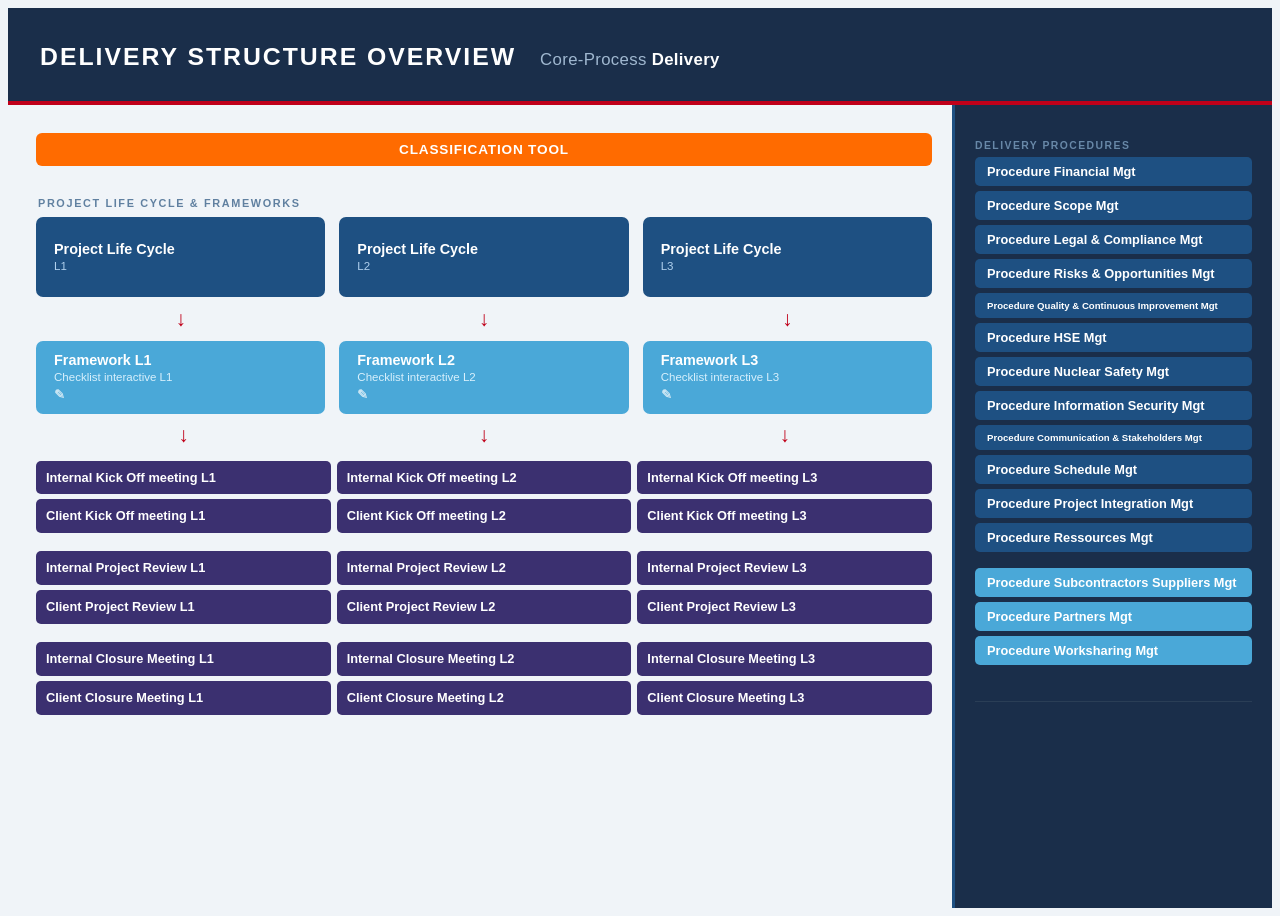
<file: index.html>
<!doctype html>
<html lang="fr">
<head>
  <meta charset="utf-8">
  <meta name="viewport" content="width=device-width, initial-scale=1">
  <title>Delivery Structure Overview</title>
  <link rel="stylesheet" href="styles.css">
</head>
<body>

<header class="page-header">
  <h1>Delivery Structure Overview</h1>
  <span class="sub">Core-Process <strong>Delivery</strong></span>
</header>

<div class="layout">

  <!-- ═══════════════ LEFT ═══════════════ -->
  <div class="left-panel">

    <div class="classification-banner">Classification Tool</div>

    <p class="section-title">Project Life Cycle &amp; Frameworks</p>

    <div class="plc-section">

      <!-- Level 1 -->
      <div class="plc-row">
        <button class="btn-plc" onclick="window.open('Life_cycle.html', '_blank')">
          Project Life Cycle
          <span class="btn-label">L1</span>
        </button>
        <span class="row-arrow">↓</span>
        <button class="btn-framework" onclick="window.open('matrix.html?phase=opportunity', '_blank')">
          Framework L1
          <span class="btn-label">Checklist interactive L1</span>
        </button>
      </div>

      <!-- Level 2 -->
      <div class="plc-row">
        <button class="btn-plc" onclick="window.open('Life_cycle.html', '_blank')">
          Project Life Cycle
          <span class="btn-label">L2</span>
        </button>
        <span class="row-arrow">↓</span>
        <button class="btn-framework" onclick="window.open('matrix.html?phase=opportunity', '_blank')">
          Framework L2
          <span class="btn-label">Checklist interactive L2</span>
        </button>
      </div>

      <!-- Level 3 -->
      <div class="plc-row">
        <button class="btn-plc" onclick="window.open('Life_cycle.html', '_blank')">
          Project Life Cycle
          <span class="btn-label">L3</span>
        </button>
        <span class="row-arrow">↓</span>
        <button class="btn-framework" onclick="window.open('matrix.html?phase=opportunity', '_blank')">
          Framework L3
          <span class="btn-label">Checklist interactive L3</span>
        </button>
      </div>
    </div>

    <!-- Governance meetings -->
    <div class="meetings-section">
      <div class="meetings-levels" id="meetingLevels"></div>
    </div>

  </div>

  <!-- ═══════════════ RIGHT ═══════════════ -->
  <div class="right-panel">

    <!-- Procedures -->
    <div>
      <p class="right-section-title">Delivery Procedures</p>
      <div class="procedures-grid" id="procedureButtons"></div>
      <div class="procedures-grid" id="procedureButtons2"></div>
    </div>

    <hr class="right-divider">
  </div>
</div>

<script src="data.js"></script>
<script src="home.js"></script>
</body>
</html>
</file>
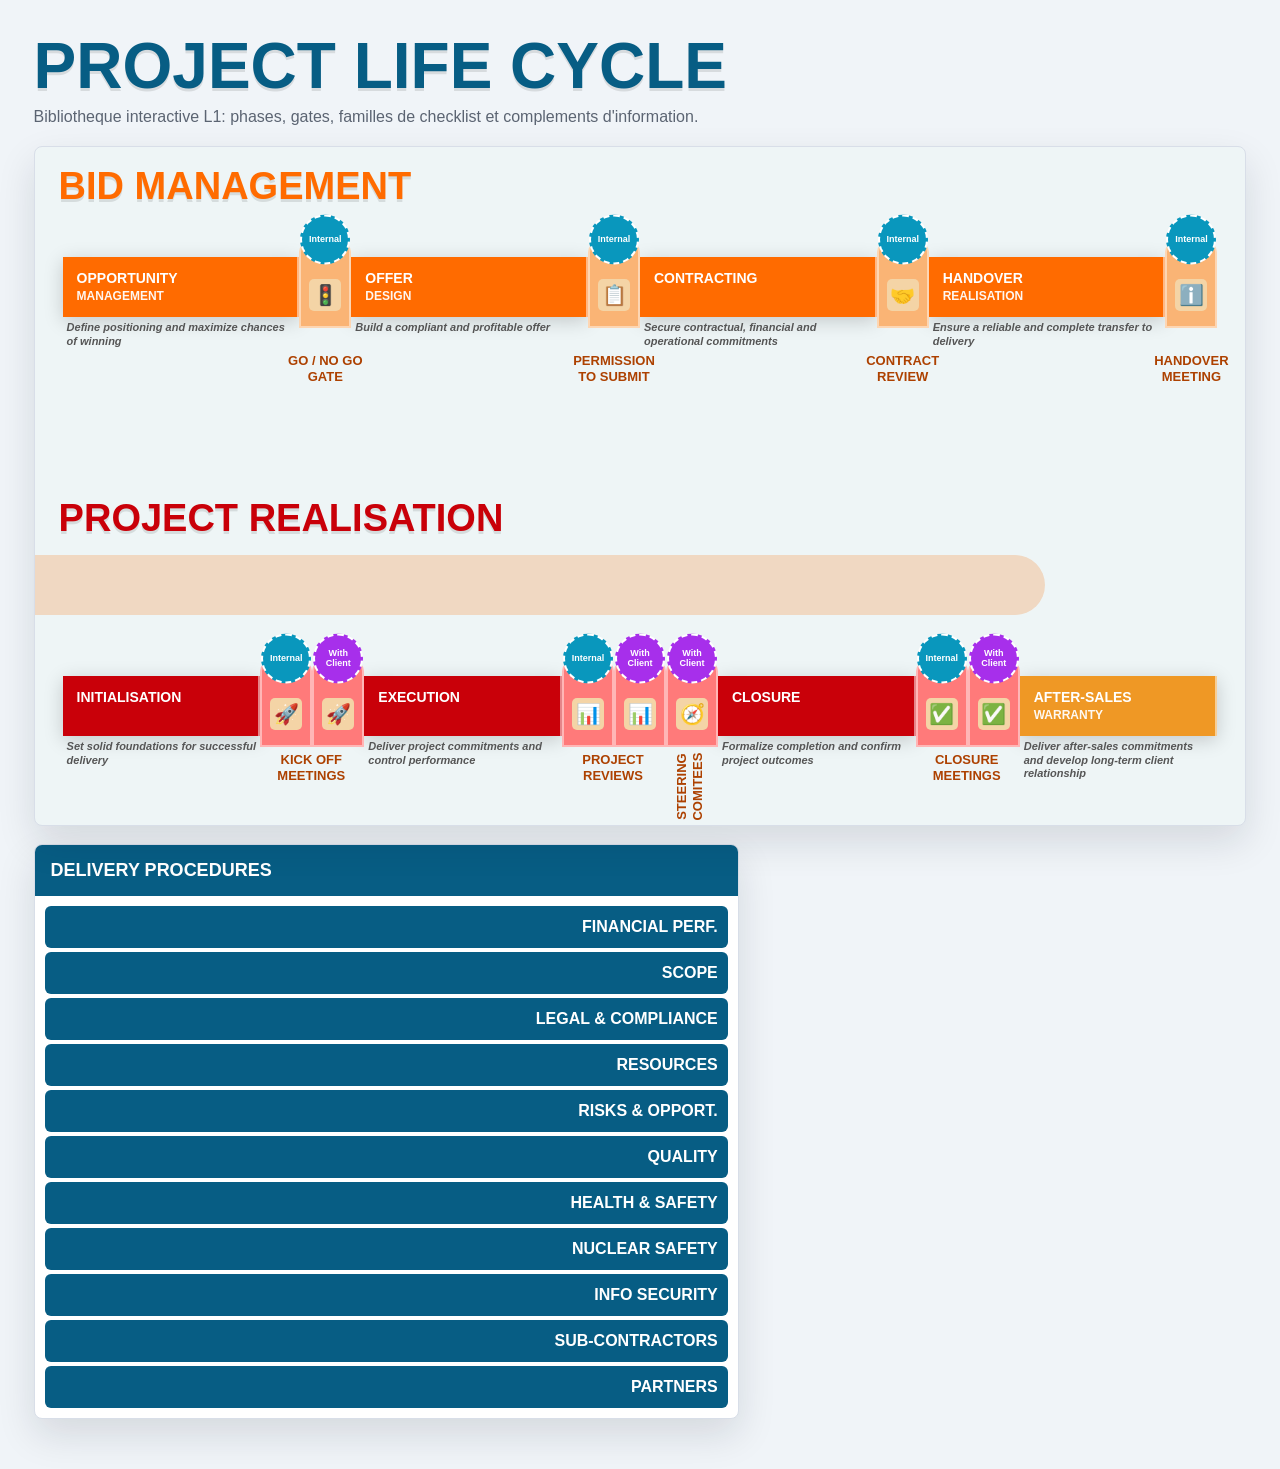
<file: Life_cycle.html>
<!doctype html>
<html lang="fr">
<head>
  <meta charset="utf-8">
  <meta name="viewport" content="width=device-width, initial-scale=1">
  <title>Project Life Cycle Library</title>
  <link rel="stylesheet" href="styles.css">
</head>
<body>
  <main class="page">
    <header class="topbar">
      <div>
        <h1 class="page_title">Project Life Cycle</h1>
        <p class="subtitle">Bibliotheque interactive L1: phases, gates, familles de checklist et complements d'information.</p>
      </div>
    </header>

    <section class="workspace">
      <div class="main">
        <section class="lifecycle" aria-label="Project Life Cycle">
          <p class="lane-label bid">Bid Management</p>
          <div class="bid-track" id="bidTrack"></div>

          <p class="lane-label real">Project Realisation</p>
          <div class="real-backing" aria-hidden="true"></div>
          <div class="real-track" id="realTrack"></div>

        </section>
      </div>

      <aside class="aside">
        <section class="procedure-panel">
          <h2>Delivery Procedures</h2>
          <div class="procedure-list" id="procedureList"></div>
        </section>
      </aside>
    </section>
  </main>

  <div class="drawer" id="drawer" role="dialog" aria-modal="true" aria-labelledby="drawerTitle">
    <button class="drawer-backdrop" id="drawerBackdrop" type="button" aria-label="Fermer"></button>
    <article class="drawer-panel">
      <header class="drawer-head">
        <div>
          <h2 id="drawerTitle"></h2>
          <p id="drawerMeta"></p>
        </div>
        <button class="close" id="closeDrawer" type="button" aria-label="Fermer">x</button>
      </header>
      <div class="drawer-body" id="drawerBody"></div>
    </article>
  </div>

  <script src="data.js"></script>
  <script src="app.js"></script>
</body>
</html>
</file>
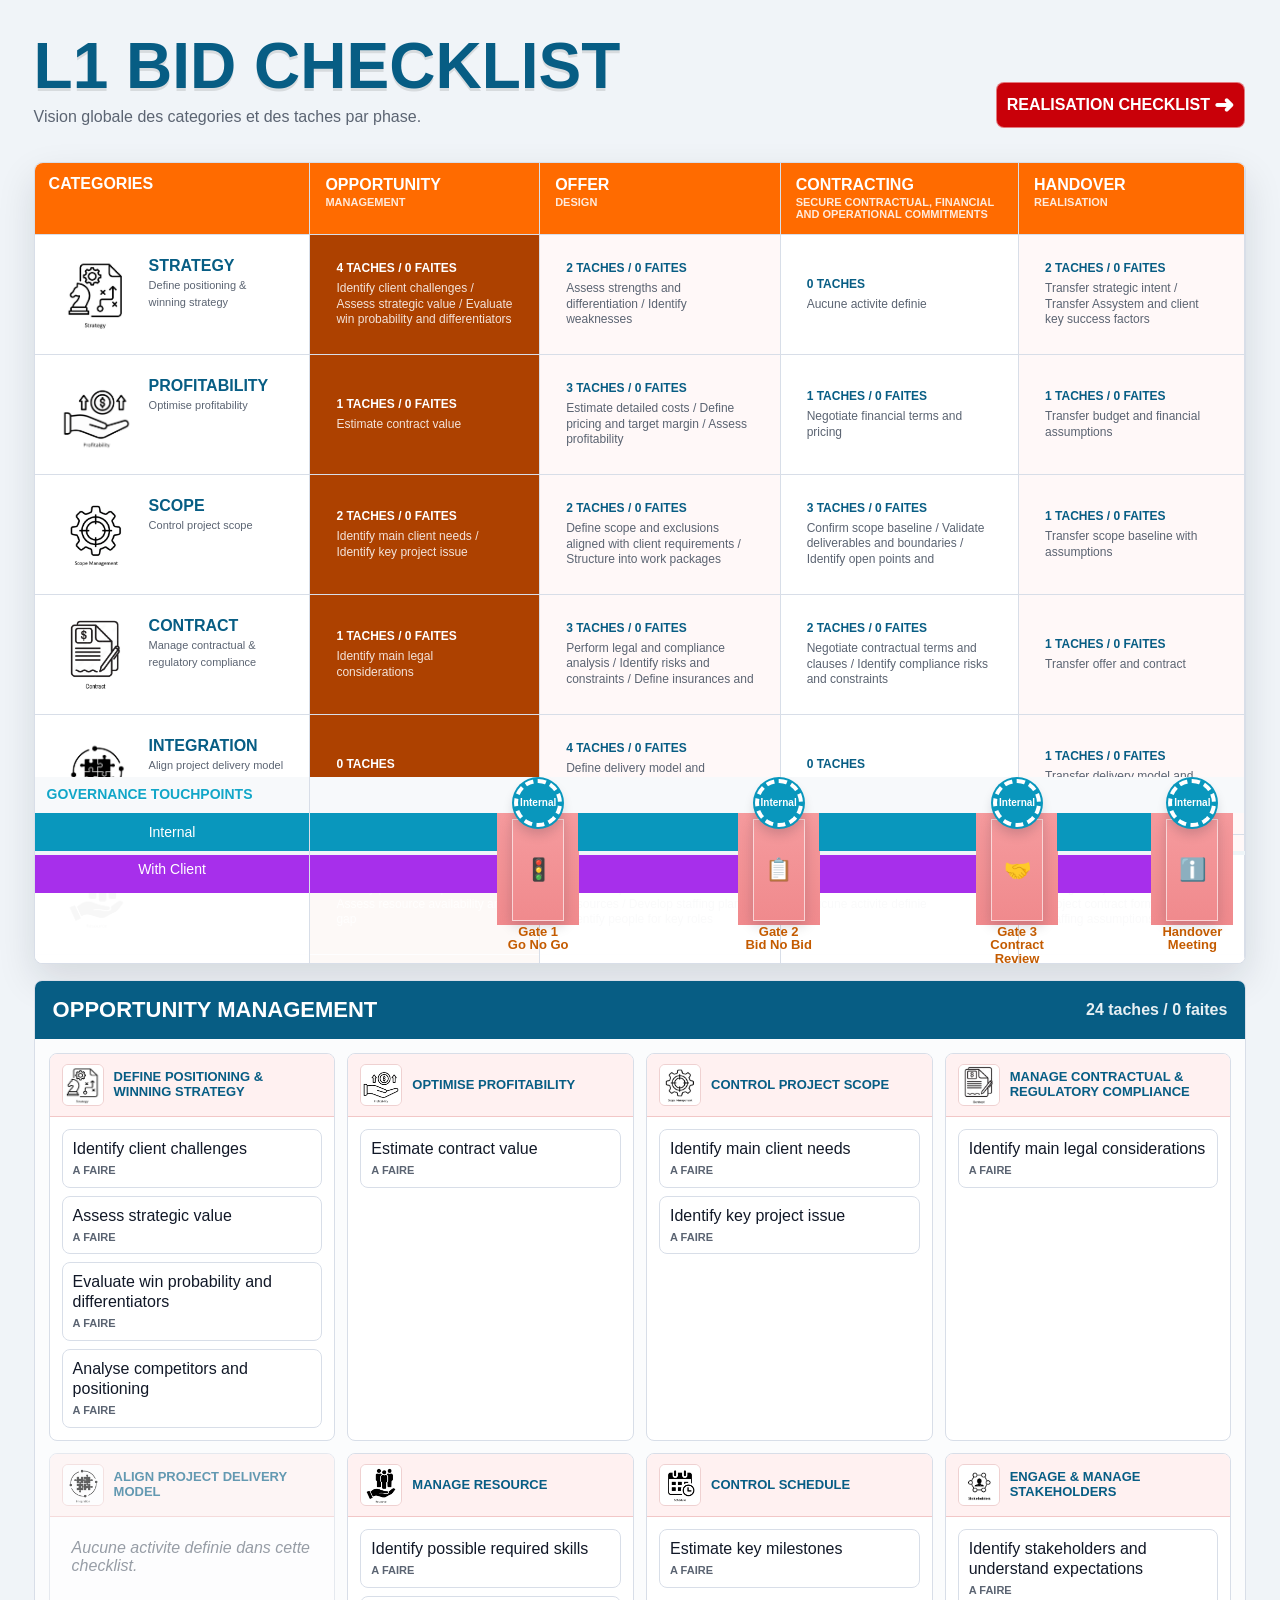
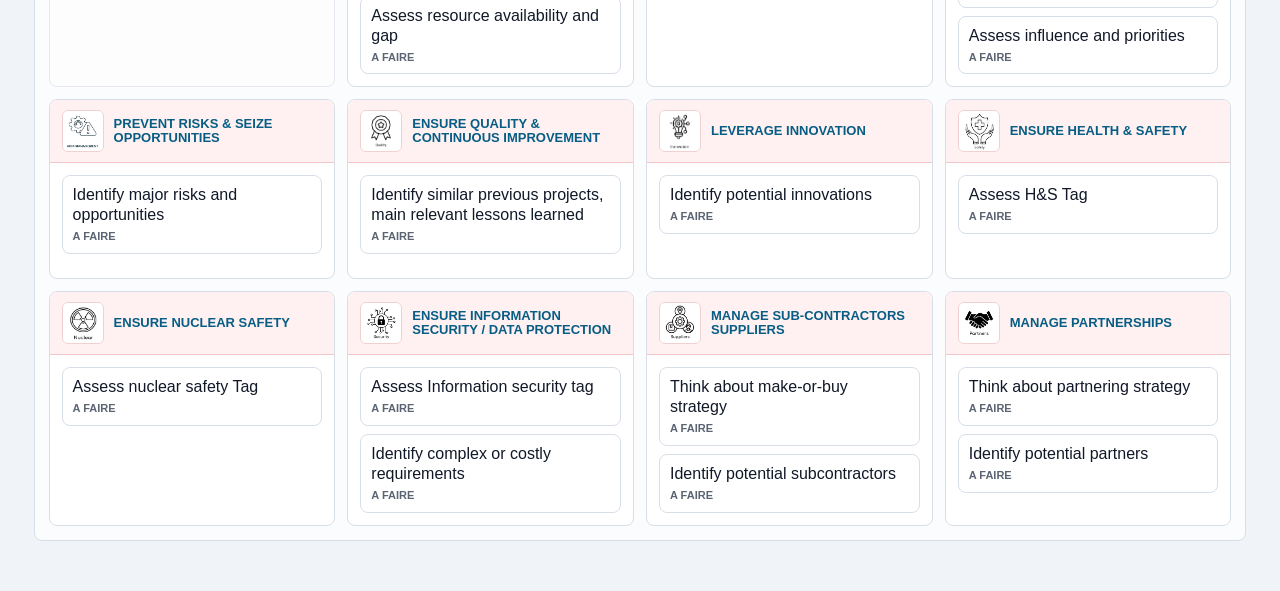
<file: matrix.html>
<!doctype html>
<html lang="fr">
<head>
  <meta charset="utf-8">
  <meta name="viewport" content="width=device-width, initial-scale=1">
  <title>Project Life Cycle Library</title>
  <link rel="stylesheet" href="styles.css">
</head>
<body>
  <main class="page">
    <header class="topbar">
        <div>
            <h1 id="pageTitle" class="page_title">L1 Bid Checklist</h1>
            <p class="subtitle">Vision globale des categories et des taches par phase.</p>
        </div>
        <button id="matrixCurrent" class="matrix-current" type="button"></button>
      
    </header>

    <section class="content">
          <nav class="category-rail is-hidden" id="categoryRail" aria-label="Categories"></nav>
          <section class="matrix-panel" aria-label="Tableau global de checklist">
            <div class="matrix-wrap">
              <table class="checklist-table" id="checklistTable"></table>
            </div>
            <div class="matrix-footer-wrap" id="matrixFooterWrap">
              <table class="checklist-table footer-table" id="footerTable"></table>
            </div>
            <div class="governance-wrap" id="governanceWrap">
              <div id="governanceStripContainer"></div>
            </div>
          </section>
          <section class="board" aria-live="polite">
            <div class="board-head">
              <h2 class="board-title" id="boardTitle">Opportunity Management</h2>
              <span class="count" id="taskCount"></span>
            </div>
            <div class="category-grid" id="categoryGrid"></div>
          </section>
        </section>
      </div>
    </section>
  </main>

  <div class="drawer" id="drawer" role="dialog" aria-modal="true" aria-labelledby="drawerTitle">
    <button class="drawer-backdrop" id="drawerBackdrop" type="button" aria-label="Fermer"></button>
    <article class="drawer-panel">
      <header class="drawer-head">
        <div>
          <h2 id="drawerTitle"></h2>
          <p id="drawerMeta"></p>
        </div>
        <button class="close" id="closeDrawer" type="button" aria-label="Fermer">x</button>
      </header>
      <div class="drawer-body" id="drawerBody"></div>
    </article>
  </div>

  <script src="data.js"></script>
  <script src="matrix.js"></script>
</body>
</html>
</file>
<file: styles.css>
:root {
  --ink: #111827;
  --muted: #5b6472;
  --line: #d8dee8;
  --paper: #f7f9fb;
  --panel: #ffffff;
  --orange: #ff6b00;
  --orange-sand: #FAB475;
  --orange-dark: #ad4100;
  --red: #c90009;
  --red-dark: #970007;
  --red-sand: #FF7A7A;
  --teal: #0997bd;
  --purple: #a72feb;
  --blue: #075d84;
  --sand: #f0d8c2;
  --shadow: 0 16px 38px rgba(16, 24, 40, .12);
  --blue-dark:   #1a2e4a;
  --blue-mid:    #1e5082;
  --blue-light:  #2e7bbf;
  --blue-pale:   #4aa8d8;
  --violet:      #3b3070;
  --violet-hover:#4d409a;
  --red-accent:  #c0001a;
  --white:       #ffffff;
  --bg:          #f0f4f8;
  --text-light:  #e8f0f8;
  --border:      #c8d8e8;
  --assystel-blue: #0078c8;
}

* {
  box-sizing: border-box;
}

body {
  font-family: 'Segoe UI', Arial, sans-serif;
  background: var(--bg);
  min-height: 100vh;
  display: flex;
  flex-direction: column;
}

button,
input {
  font: inherit;
}

button {
  cursor: pointer;
}

/* ── Header ── */
.page-header {
  background: var(--blue-dark);
  color: var(--white);
  padding: 18px 32px 14px;
  border-bottom: 4px solid var(--red-accent);
  display: flex;
  align-items: baseline;
  gap: 24px;
}
.page-header h1 {
  font-size: 1.55rem;
  font-weight: 800;
  letter-spacing: 0.08em;
  text-transform: uppercase;
}

.page-header .sub {
  font-size: 1.05rem;
  font-weight: 400;
  color: #a0b8d0;
  letter-spacing: 0.02em;
}

.page-header .sub strong {
  color: var(--white);
  font-weight: 700;
}

/* ── Layout ── */
.layout {
  display: flex;
  gap: 0;
  flex: 1;
  min-height: 0;
}

/* ── Left panel ── */
.left-panel {
  flex: 1 1 0;
  padding: 28px 20px 28px 28px;
  display: flex;
  flex-direction: column;
  gap: 0;
}

/* ── Right panel ── */
.right-panel {
  width: 320px;
  min-width: 260px;
  background: var(--blue-dark);
  padding: 24px 20px;
  display: flex;
  flex-direction: column;
  gap: 16px;
  border-left: 3px solid var(--blue-mid);
}

/* ── Section titles ── */
.section-title {
  font-size: 0.68rem;
  font-weight: 700;
  letter-spacing: 0.15em;
  text-transform: uppercase;
  color: #6080a0;
  margin-bottom: 8px;
  padding-left: 2px;
}

/* ── Classification Tool banner ── */
.classification-banner {
  background: var(--orange);
  color: var(--white);
  font-weight: 700;
  font-size: 0.85rem;
  letter-spacing: 0.06em;
  text-transform: uppercase;
  padding: 9px 18px;
  border-radius: 6px;
  margin-bottom: 20px;
  text-align: center;
  cursor: default;
}

/* ── PLC rows ── */
.plc-section {
  display: flex;
  flex-direction: row;
  gap: 14px;
}

.plc-row {
  display:flex;
  flex-direction: column;
  align-items: stretch;
  gap: 10px;
  flex: 1;
}

/* PLC button (blue dark) → index.html */
.btn-plc {
  background: var(--blue-mid);
  color: var(--white);
  border: none;
  border-radius: 7px;
  padding: 10px 18px;
  font-size: 0.9rem;
  font-weight: 700;
  cursor: pointer;
  height: 80px;
  width: 100%;
  min-width: 0;
  text-align: left;
  line-height: 1.3;
  transition: background 0.15s, transform 0.1s;
}

.btn-plc:hover { background: var(--blue-light); transform: translateY(-1px); }
.btn-plc .btn-label { font-size: 0.72rem; font-weight: 400; color: #b0d0ee; display: block; }
/* Arrow connector */
.row-arrow {
  display: flex;
  flex-direction: column;
  align-items: center;
  color: var(--red-accent);
  font-size: 1.3rem;
  font-weight: 900;
  padding: 0 2px;
  user-select: none;
}

.row-arrow2 {
  display: flex;
  flex-direction: column;
  align-items: center;
  color: var(--red-accent);
  font-size: 1.3rem;
  font-weight: 900;
  user-select: none;
  padding: 9px 2px;
}

/* Framework button (light blue) → matrix.html */
.btn-framework {
  background: var(--blue-pale);
  color: var(--white);
  border: none;
  border-radius: 7px;
  padding: 10px 18px;
  font-size: 0.9rem;
  font-weight: 700;
  cursor: pointer;
  text-align: left;
  line-height: 1.3;
  transition: background 0.15s, transform 0.1s;
}

.btn-framework:hover { background: #2e9dd4; transform: translateY(-1px); }
.btn-framework .btn-label { font-size: 0.72rem; font-weight: 400; color: #d8f0fc; display: block; }
/* ── Dots on framework ── */
.btn-framework::after {
  content: " ✎";
  font-size: 0.8rem;
  opacity: 0.7;
}

/* ── Right panel sections ── */
.right-section-title {
  font-size: 0.65rem;
  font-weight: 700;
  letter-spacing: 0.14em;
  text-transform: uppercase;
  color: #6888a8;
  margin-bottom: 6px;
}

/* Procedure buttons */
.procedures-grid {
  display: flex;
  flex-direction: column;
  gap: 5px;
  margin-bottom: 16px;
}

.large-btn-procedure {
  background: var(--blue-mid);
  color: var(--white);
  border: none;
  border-radius: 5px;
  padding: 7px 12px;
  font-size: 0.6rem;
  font-weight: 600;
  cursor: pointer;
  text-align: left;
  transition: background 0.15s;
  white-space: nowrap;
  overflow: hidden;
  text-overflow: ellipsis;
}

.btn-procedure {
  background: var(--blue-mid);
  color: var(--white);
  border: none;
  border-radius: 5px;
  padding: 7px 12px;
  font-size: 0.8rem;
  font-weight: 600;
  cursor: pointer;
  text-align: left;
  transition: background 0.15s;
  white-space: nowrap;
  overflow: hidden;
  text-overflow: ellipsis;
}

.large-btn-procedure2 {
  background: var(--blue-mid);
  color: var(--white);
  border: none;
  border-radius: 5px;
  padding: 7px 12px;
  font-size: 0.6rem;
  font-weight: 600;
  cursor: pointer;
  text-align: left;
  transition: background 0.15s;
  white-space: nowrap;
  overflow: hidden;
  text-overflow: ellipsis;
}

.btn-procedure2 {
  background: var(--blue-pale);
  color: var(--white);
  border: none;
  border-radius: 5px;
  padding: 7px 12px;
  font-size: 0.8rem;
  font-weight: 600;
  cursor: pointer;
  text-align: left;
  transition: background 0.15s;
  white-space: nowrap;
  overflow: hidden;
  text-overflow: ellipsis;
}

.btn-procedure:hover { background: var(--blue-light); }
.btn-procedure2:hover { background: #2e9dd4; }
.large-btn-procedure:hover { background: var(--blue-light); }
.large-btn-procedure2:hover { background: #2e9dd4; }


/* ── Procedure sub-buttons ── */
.proc-wrapper {
  display: flex;
  flex-direction: column;
}

.btn-procedure.is-expanded {
  border-bottom-left-radius: 0;
  border-bottom-right-radius: 0;
  background: var(--blue-light);
}

.proc-sub-group {
  display: none;
  flex-direction: column;
  gap: 2px;
  padding: 4px 0 4px 16px;
  border-left: 3px solid var(--blue-light);
  margin-left: 6px;
}

.proc-sub-group.open {
  display: flex;
}

.btn-procedure--child {
  border-radius: 4px;
  font-size: 0.77rem;
}

.btn-procedure--child::before {
  content: "└ ";
  opacity: 0.45;
  font-size: 0.72rem;
}

.btn-procedure--child2 {
  border-radius: 4px;
  font-size: 0.52rem;
}

.btn-procedure--child2::before {
  content: "└ ";
  opacity: 0.45;
  font-size: 0.47rem;
}

.btn-procedure--doc {
  background: var(--violet);
}

.btn-procedure--doc:hover {
  background: var(--violet-hover);
}

/* Sub-docs row (PMOP, HSE Plan, etc.) */
.subdocs-row {
  display: flex;
  flex-wrap: wrap;
  gap: 5px;
  margin-bottom: 4px;
}

.btn-subdoc {
  background: #14243a;
  color: #88b0d0;
  border: 1px solid #2a4a6a;
  border-radius: 4px;
  padding: 4px 10px;
  font-size: 0.72rem;
  font-weight: 600;
  cursor: default;
  letter-spacing: 0.04em;
}

.btn-subdoc:hover{
  cursor: pointer;
}

/* Meeting / governance buttons */
.meetings-section {
  flex: 1;
}
.meetings-levels {
  display: flex;
  gap: 6px;
  flex:1;
}

.meetings-col {
  flex: 1;
  display: flex;
  flex-direction: column;
  gap: 5px;
}

.btn-meeting {
  background: var(--violet);
  color: var(--white);
  border: none;
  border-radius: 5px;
  padding: 9px 10px;
  font-size: 0.8rem;
  font-weight: 600;
  cursor: pointer;
  text-align: left;
  line-height: 1.25;
  transition: background 0.15s;
  width: 100%;
}

.btn-meeting:hover { background: var(--violet-hover); }
/* "Applied when relevant" note */
.applied-note {
  font-size: 0.65rem;
  color: #6888a8;
  font-style: italic;
  margin-top: 6px;
  text-align: right;
}

/* Divider line in right panel */
.right-divider {
  border: none;
  border-top: 1px solid #2a3e56;
  margin: 4px 0;
}

/* Linked-to badge */
.linked-badge {
  display: inline-block;
  background: #0e1e2e;
  border: 1px solid #2a4a6a;
  border-radius: 4px;
  padding: 3px 8px;
  font-size: 0.65rem;
  color: #6888a8;
  margin-bottom: 4px;
}

/* ─── Layout ─── */

.page {
  width: min(1600px, 100%);
  margin: 0 auto;
  padding: 28px clamp(16px, 2vw, 34px) 42px;
}

.topbar {
  display: grid;
  grid-template-columns: 1fr auto;
  gap: 20px;
  align-items: end;
  margin-bottom: 18px;
}

.topbar.is-bid {
  direction: ltr;
}

.topbar.is-real {
  direction: rtl;
  text-align: right;
}

.topbar.is-real .subtitle {
  margin-left: auto;
  margin-right: 0;
}

/* Empêche le texte de s'inverser aussi */
.topbar.is-real > * {
  direction: ltr;
}

.page_title {
  margin: 0;
  color: var(--blue);
  font-size: clamp(30px, 5vw, 66px);
  line-height: .95;
  text-transform: uppercase;
  letter-spacing: 0;
  text-shadow: 0 3px 0 rgba(0, 0, 0, .10);
}

.subtitle {
  margin: 8px 0 0;
  max-width: 860px;
  color: var(--muted);
  font-size: 16px;
  line-height: 1.45;
}

.workspace {
  display: grid;
  grid-template-columns: minmax(0, 1fr) 330px;
  gap: 18px;
  align-items: start;
}

.main {
  min-width: 0;
}

/* ─── Lifecycle diagram ─── */

.lifecycle {
  position: relative;
  min-height: 680px;   /* était 520px — plus de hauteur pour séparer les deux tracks */
  overflow: hidden;
  border: 1px solid var(--line);
  border-radius: 8px;
  background: #eef5f6;
  box-shadow: var(--shadow);
}

.lane-label {
  position: absolute;
  left: 24px;
  z-index: 2;
  margin: 0;
  font-weight: 900;
  text-transform: uppercase;
  letter-spacing: 0;
  text-shadow: 0 3px 0 rgba(0, 0, 0, .10);
}

.lane-label.bid {
  position: absolute;
  top: 18px;
  left: 24px;
  color: var(--orange);
  font-size: clamp(22px, 3vw, 38px);
  font-weight: 900;
  text-transform: uppercase;
  z-index: 2;
}

.lane-label.real {
  position: absolute;
  bottom: 270px;
  left: 24px;
  color: var(--red);
  font-size: clamp(22px, 3vw, 38px);
  font-weight: 900;
  text-transform: uppercase;
  z-index: 2;
  margin-bottom: 15px;
}

.bid-track,
.real-track
.gate-track {
  position: absolute;
  left: 28px;
  right: 28px;
  display: grid;
  z-index: 3;
}

.bid-track {
  position: absolute;
  top: 80px;
  left: 28px;
  right: 28px;
  display: grid;
  /* 4 phases + 4 gates (gate after each phase incl. handover transition) */
  grid-template-columns: 1fr 52px 1fr 52px 1fr 52px 1fr 52px;
  gap: 0;
  align-items: stretch;
  z-index: 3;
  margin-top: 30px;
}

.gate-track {
  position: absolute;
  top: 80px;
  left: 28px;
  right: 28px;
  display: grid;
  grid-template-columns: repeat(4, minmax(130px, 1fr));
  z-index: 3;
}

/* ─── Gate node (clickable, intercalated between phases) ─── */
.gate-node {
  display: flex;
  flex-direction: column;
  align-items: center;
  justify-content: flex-start;
  padding-top: 14px;
  gap: 5px;
  background: var(--orange-sand);
  border: none;
  border: 2px solid rgba(255,255,255,.45);
  color: var(--orange-dark);
  cursor: pointer;
  transition: filter .15s, transform .15s;
  position: relative;
  min-height: 86px;
  overflow: visible;
}

.gate-node2 {
  display: flex;
  flex-direction: column;
  align-items: center;
  justify-content: flex-start;
  padding-top: 14px;
  gap: 5px;
  background: var(--red-sand);
  border: none;
  border: 2px solid rgba(255,255,255,.45);
  color: var(--red-dark);
  cursor: pointer;
  transition: filter .15s, transform .15s;
  position: relative;
  min-height: 86px;
  overflow: visible;
}

.gate-node,
.gate-node2 {
  width: 100%;
  padding-top: 8px;
  padding-bottom: 15px;
  min-height: unset;
}

.gate-node:hover {
  filter: brightness(.88);
  transform: translateY(-2px);
}

.gate-node2:hover {
  filter: brightness(.88);
  transform: translateY(-2px);
}

.gate-node-badge {
  font-size: 9px;
  font-weight: 800;
  color: #fff;
  background: var(--teal);
  border: 2px dashed #fff;
  border-radius: 50%;
  width: 50px;
  height: 50px;
  display: flex;
  align-items: center;
  justify-content: center;
  text-align: center;
  line-height: 1.1;
  flex-shrink: 0;
}

.gate-node-badge2 {
  font-size: 9px;
  font-weight: 800;
  color: #fff;
  background: var(--purple);
  border: 2px dashed #fff;
  border-radius: 50%;
  width: 50px;
  height: 50px;
  display: flex;
  align-items: center;
  justify-content: center;
  text-align: center;
  line-height: 1.1;
  flex-shrink: 0;
}

.gate-node-badge,
.gate-node-badge2 {
  position: absolute;
  top: 0;                   /* bord supérieur du wrapper */
  left: 50%;
  transform: translate(-50%, -85%);  /* 75% du badge dépasse au-dessus, 25% reste dans le wrapper */
  z-index: 4;
  flex-shrink: 0;
  /* conserver toutes vos autres règles (taille, couleur, border...) */
}

.gate-node-symbol {
  display: flex;
  align-items: center;
  justify-content: center;
  width: 32px;
  height: 32px;
  border-radius: 5px;
  background: #f4d4a6;
  color: #111827;
  font-size: 20px;
  font-weight: 900;
  flex-shrink: 0;
}

.gate-node-title {
  writing-mode: horizontal-tb;   /* remplace vertical-rl */
  transform: none;
  font-size: clamp(10px, 1.4vw, 13px);
  font-weight: 900;
  text-transform: uppercase;
  text-align: center;
  color: var(--orange-dark);
  line-height: 1.2;
  margin-top: 25px;
  padding: 0 2px;
  white-space: normal;
  width: 100px;
}

.gate-node-title2 {
  writing-mode: horizontal-tb;   /* remplace vertical-rl */
  transform: none;
  font-size: clamp(10px, 1.4vw, 13px);
  font-weight: 900;
  text-transform: uppercase;
  text-align: center;
  color: var(--orange-dark);
  line-height: 1.2;
  margin-top: 5px;
  padding: 0 2px;
  white-space: normal;
  width: 100px;
  margin-left: 50px;
}

.gate-node-title3 {
  transform: translateX(-50%) rotate(-90deg);  font-size: clamp(10px, 1.4vw, 13px);
  font-weight: 900;
  text-transform: uppercase;
  text-align: center;
  color: var(--orange-dark);
  line-height: 1.2;
  margin-top: 24px;
  padding: 0 2px;
  white-space: normal;
  width: 100px;
  margin-left: 95px;
}

.real-track {
  position: absolute;
  bottom: -35px;
  left: 28px;
  right: 28px;
  display: grid;
  /* 4 real phases + 3 gates between them */
  grid-template-columns: 1fr 52px 52px 1fr 52px 52px 52px 1fr 52px 52px 1fr;
  gap: 0;
  align-items: stretch;
  z-index: 3;
  height: 184.242px;
}

/* ─── Phase nodes ─── */

.phase-wrapper {
  display: flex;
  flex-direction: column;
  align-items: stretch;
  min-width: 0;
}

.phase-node {
  min-height: 60px;       /* était 86px */
  border: 0;
  border-right: 2px solid rgba(255, 255, 255, .52);
  padding: 10px 14px;     /* était 14px 20px 14px */
  color: #fff;
  text-align: left;
  box-shadow: 0 4px 18px rgba(6, 6, 8, 0.18);
  transition: transform .16s ease, filter .16s ease, box-shadow .16s ease;
}

.phase-node:hover,
.phase-node:focus-visible {
  transform: translateY(-2px);
  filter: brightness(0.88);
  outline: 3px solid rgba(9, 151, 189, .26);
  outline-offset: 3px;
  color: #fff;
}

.phase-node.active {
  box-shadow: 0 0 0 4px #fff, 0 0 0 8px rgba(9, 151, 189, .42), 0 14px 30px rgba(17, 24, 39, .22);
}

.phase-node.bid  { background: var(--orange); }
.phase-node.real { background: var(--red); }
.phase-node.gate {background: #f79595;}
.phase-node.after { background: #ef9825; }

.phase-title {
  display: block;
  font-weight: 900;
  font-size: clamp(12px, 2.4vw, 14px);
  line-height: 1;
  text-transform: uppercase;
  letter-spacing: 0;
}

.phase-kicker {
  display: block;
  margin-top: 4px;
  font-weight: 800;
  font-size: clamp(8px, 2.4vw, 12px);
  text-transform: uppercase;
  opacity: .94;
}

.phase-note {
  margin: 4px 4px 0;
  font-style: italic;
  font-weight: 600;
  font-size: 11px;
  line-height: 1.25;
  color: #555;            /* texte sombre sur fond clair */
  text-align: left;
}

/* ─── Handover loop arrow ─── */

.handover-loop {
  position: absolute;
  top: 142px;
  right: 92px;
  width: 270px;
  height: 245px;
  border: 46px solid var(--orange);
  border-left-color: transparent;
  border-radius: 50%;
  transform: rotate(18deg);
  z-index: 1;
  opacity: .95;
}

.handover-loop::after {
  content: "";
  position: absolute;
  right: 12px;
  bottom: -53px;
  width: 0;
  height: 0;
  border-left: 62px solid transparent;
  border-right: 22px solid transparent;
  border-top: 72px solid var(--orange);
  transform: rotate(-20deg);
}

/* ─── Real-track backing strip ─── */

.real-backing {
  position: absolute;
  left: 0;
  right: 200px;
  bottom: 210px;
  height: 60px;
  background: var(--sand);
  border-radius: 0 54px 54px 0;
  z-index: 1;
}

/* ─── Governance bar ─── */

.governance {
  position: absolute;
  left: 0;
  right: 0;
  bottom: 205px;
  z-index: 2;
}

.gov-title {
  margin-left: 28px;
  color: var(--teal);
  font-weight: 900;
  text-transform: uppercase;
  font-size: 15px;
}

.gov-title-cell {
  position: relative;
  vertical-align: top;
  padding: 4px 0 0 0;
}

.gov-bar-label-cell {
  padding-left: 12px;
  font-weight: 700;
  font-size: 12px;
  color: #fff;
  height: 36px;
  vertical-align: middle;
}

.gov-line.internal { background: var(--teal); }
.gov-line.client   { background: var(--purple); }

/* ─── Content area ─── */

.content {
  margin-top: 18px;
  display: grid;
  grid-template-columns: minmax(0, 1fr);
  gap: 16px;
}

/* ─── Matrix panel ─── */

.matrix-panel {
  min-width: 0;
  border: 1px solid var(--line);
  border-radius: 8px;
  background: #fff;
  box-shadow: var(--shadow);
  overflow: visible; /* ← était hidden */
}

.matrix-head.bid { background: var(--orange); }

.matrix-current {
  flex: 0 0 auto;
  margin-right: 1px;
  padding: 8px 10px;
  border: 1px solid rgba(255, 255, 255, .48);
  border-radius: 8px;
  font-weight: 900;
  text-transform: uppercase;
  white-space: nowrap;
}


.arrow-right {
  font-size: 1.5em;
  display: inline-block;
  vertical-align: middle;
  color: #fff;
}

.arrow-left {
  font-size: 1.5em; 
  display: inline-block;
  vertical-align: middle;
  transform: scaleX(-1);
  color: #fff;
}

.matrixCtext {
  vertical-align: middle;
  color: #fff;
}

.matrix-wrap {
  overflow: auto;
  max-height: 800px;
  border-radius: 8px; /* reprend le rayon ici */
  min-width: 0;
}

.matrix-footer-wrap {
  position: sticky;
  bottom: 0;
  z-index: 10;
  background: #fff;
  overflow: hidden;
  border-top: 2px solid var(--teal);
  /*overflow: visible;
  height: auto;       
  flex-shrink: 0;*/ /* ← ne se compresse pas si dans un flex */
}

.matrix-footer-wrap .footer-table {
  width: 100%;
  min-width: 980px; /* même min-width que checklist-table */
  border-collapse: separate;
  border-spacing: 0;
  table-layout: fixed; /* colonnes identiques au tableau principal */
}

.checklist-table {
  width: 100%;
  min-width: 1160px;
  border-collapse: separate;
  border-spacing: 0;
}

.checklist-table th,
.checklist-table td {
  border-right: 1px solid var(--line);
  border-bottom: 1px solid var(--line);
  vertical-align: top;
}

.checklist-table thead th {
  position: sticky;
  top: 0;
  z-index: 3;
  color: #fff;
  background: var(--orange);
  text-align: left;
}

.checklist-table tfoot td {
  position: sticky;
  z-index: 3;
}

.checklist-table tfoot tr {
  height: 36px;
}

.checklist-table tfoot .gov-row-label td {
  bottom: 72px;
  background: #f7f9fb;   /* fond opaque indispensable pour le sticky */
}

.checklist-table tfoot .gov-row-internal td {
  bottom: 36px;
  background: var(--teal); /* cohérent avec gov-bar-label-cell.internal */
}

.checklist-table tfoot .gov-row-client td {
  bottom: 0;
  background: var(--purple); /* cohérent avec gov-bar-label-cell.client */
}

/* première colonne du tfoot : sticky horizontal ET vertical cumulés */
.checklist-table tfoot td:first-child {
  z-index: 5; /* au-dessus des autres cellules sticky */
}



/* Étiquettes de gauche : sticky aussi horizontalement */
.checklist-table tfoot td:first-child {
  position: sticky;
  left: 0;
  z-index: 5;    /* au-dessus des autres cellules sticky */
}

/* fond opaque pour la colonne gauche du tfoot selon la ligne */
.checklist-table tfoot .gov-row-label td:first-child   { background: #f7f9fb !important; }
.checklist-table tfoot .gov-row-internal td:first-child { background: var(--teal) !important; }
.checklist-table tfoot .gov-row-client td:first-child   { background: var(--purple) !important; }
.checklist-table thead th:first-child {
  left: 0;
  z-index: 4;
}

.checklist-table tbody th.row-category {
  position: sticky;
  left: 0;
  z-index: 2;
  background: #fff;   /* fond opaque pour masquer ce qui passe derrière */
}

.phase-column {
  min-width: 205px;
  border: 0;
  padding: 12px 14px;
  color: #fff;
  background: transparent;
  text-align: left;
  font-weight: 900;
  text-transform: uppercase;
  line-height: 1.08;
}

.phase-column span {
  display: block;
  margin-top: 4px;
  font-size: 11px;
  opacity: .86;
}

.row-category {
  min-width: 205px;
  border: 0;
  padding: 12px 14px;
  color: #fff;
  background: transparent;
  font-weight: 900;
  text-transform: uppercase;
  line-height: 1.08;
}

.row-category button {
  display: grid;
  grid-template-columns: 75px 1fr;
  grid-template-rows: auto auto;
  gap: 15px;
  width: 100%;
  min-height: unset;
  border: 0;
  padding :10px;
  color: var(--blue);
  background: #fff;
  text-align: left;
  font-weight: 900;
  text-transform: uppercase;
  line-height: 1.1;
}

.row-category .mark {
  grid-column: 1;
  grid-row: 1 / 3;
  width: 75px;
  height: 75px;
  border-radius: 6px;
  object-fit: contain;
}

.matrix-cell {
  min-width: 205px;
  height: 82px;
  padding: 12px 14px;
  background: #fff8f8;
}

.active-column {
  background: var(--orange-dark);
}

.matrix-cell.active-column {
  background: var(--orange-dark);
}

.matrix-cell.active-column button {
  color: #fff;
}

.matrix-cell.active-column .cell-count {
  color: #fff;
}

.matrix-cell.active-column .cell-preview {
  color: rgba(255, 255, 255, 0.85);
}

.matrix-cell:nth-child(even):not(.active-column):not(.active) { background: #fff; }

.matrix-cell button {
  width: 100%;
  height: 100%;
  min-height: unset;
  border: 0;
  padding: 10px 12px;
  color: var(--ink);
  background: transparent;
  text-align: left;
}

.matrix-cell button:hover,
.matrix-cell button:focus-visible,
.row-category button:hover,
.row-category button:focus-visible {
  outline: 3px solid rgba(9, 151, 189, .22);
  outline-offset: -3px;
  background: #edfaff;
}

.matrix-cell.active-column button:hover {
  background: var(--orange);
}

.matrix-cell.active {
  background: var(--orange);
  box-shadow: inset 0 0 0 3px var(--muted);
}

.cell-count {
  display: block;
  color: var(--blue);
  font-size: 12px;
  font-weight: 900;
  text-transform: uppercase;
}

.cell-preview {
  display: block;
  margin-top: 6px;
  max-height: 48px;
  overflow: hidden;
  color: var(--muted);
  font-size: 12px;
  line-height: 1.32;
}

.is-hidden { display: none; }

/* ─── Governance tfoot ─── */

/* tfoot rows: don't override td sticky with static on the tr */

tfoot td {
  background: #f7f9fb;
}

.gov-row-title td {
  background: #f7f9fb !important;
  border-top: 2px solid var(--teal);
  padding: 6px 12px;
  padding-bottom: 60px;
}

.gov-strip-label {
  display: block;
  font-size: 13px;
  font-weight: 900;
  color: var(--teal);
  text-transform: uppercase;
  padding: 6px 0;
}

.gov-title-cell {
  position: relative;
  vertical-align: top;
  padding: 4px 0 0 0;
  background: #f7f9fb !important;
  border-top: 2px solid var(--teal);
}

.gov-gate-label {
  font-size: 11px;
  font-weight: 900;
  text-transform: uppercase;
  color: #fff;
  line-height: 1.2;
  text-align: right;
  display: block;
  padding: 0 4px;
}

.gov-gate-card {
  position: absolute;
  right: -48px;
  top: 4px;
  width: 96px;
  padding: 6px 8px;
  background: #f4d4a6;
  border: 2px solid rgba(255, 255, 255, .65);
  border-radius: 4px;
  box-shadow: 0 4px 12px rgba(17, 24, 39, .18);
  z-index: 20;
  text-align: center;
}

.gov-gate-title {
  font-size: 11px;
  font-weight: 900;
  text-transform: uppercase;
  color: var(--orange-dark);
  line-height: 1.15;
}

.gov-bar-label-cell {
  height: 36px;
  padding: 0 12px;
  font-weight: 700;
  font-size: 12px;
  color: #fff;
  vertical-align: middle;
}

.gov-bar-label-cell.internal { background: var(--teal) !important; }
.gov-bar-label-cell.client   { background: var(--purple) !important; }

.gov-cell-bar {
  position: relative;
  height: 36px;
  padding: 0;
  vertical-align: middle;
}

.gov-cell-bar.internal { background: var(--teal) !important; }
.gov-cell-bar.client   { background: var(--purple) !important; }

.gov-badge-btn {
  position: absolute;
  right: -22px;
  top: -43px;
  z-index: 20; /* au-dessus de tout */
  width: 44px;
  height: 44px;
  border: 3px dashed #fff;
  border-radius: 50%;
  background: var(--teal);
  color: #fff;
  font-size: 18px;
  font-weight: 900;
  cursor: pointer;
  transition: filter .14s;
}

.gate-wrapper {
  display: flex;
  flex-direction: column;
  align-items: center;
  position: relative;
  min-width: 0;
  padding-top: 12.5px;        /* 25% de la hauteur du badge (50px * 0.25) : le badge dépasse à 75% au-dessus du wrapper */
}

/* Bande visible entre le haut du wrapper et le gate-node : habille les 25%
   du badge qui restent "à l'intérieur" avec le même fond/bordure que le node.
   Elle dépasse aussi un peu au-dessus du wrapper et un peu en dessous du
   début du gate-node, pour créer l'effet "pilule" autour du badge. */
.gate-wrapper--bid::before,
.gate-wrapper--real::before {
  content: "";
  position: absolute;
  top: -15px;
  left: 0;
  right: 0;
  height: 31.5px;            /* 6px au-dessus + 12.5px d'origine + 6px en dessous */
  border-left: 2px solid rgba(255,255,255,.45);
  border-right: 2px solid rgba(255,255,255,.45);
  border-radius: 10px 10px 0 0;
  z-index: 2;
}

.gate-wrapper--bid::before {
  background: var(--orange-sand);
}

.gate-wrapper--real::before {
  background: var(--red-sand);
}

.gov-badge-btn:hover { filter: brightness(1.2); }

.checklist-table tfoot.gov-strip tr {
  height: auto;
}

.checklist-table tfoot.gov-strip td {
  overflow: visible;
}

.checklist-table tfoot.gov-strip .gov-row-label {
  height: 30px;
}

.checklist-table tfoot.gov-strip .gov-row-internal {
  height: 38px;
}

.checklist-table tfoot.gov-strip .gov-row-client {
  height: 112px;
}

.checklist-table tfoot.gov-strip .gov-row-label td {
  bottom: 150px;
  z-index: 8;
  background: #f7f9fb !important;
  border-bottom: 0;
}

.checklist-table tfoot.gov-strip .gov-row-internal td {
  bottom: 112px;
  z-index: 20;
  height: 38px;
  background: transparent !important;
  border-bottom: 0;
}

.checklist-table tfoot.gov-strip .gov-row-client td {
  bottom: 0;
  z-index: 10;
  height: 112px;
  background: rgba(255, 255, 255, .97) !important;
  border-bottom: 0;
}

.checklist-table tfoot.gov-strip td:first-child {
  z-index: 45;
}

.checklist-table tfoot.gov-strip .gov-row-internal td:first-child {
  z-index: 42;
  background: var(--teal) !important;
}

.checklist-table tfoot.gov-strip .gov-row-client td:first-child {
  z-index: 45;
  background: linear-gradient(to bottom, #eef5f8 0 4px, var(--purple) 4px 42px, rgba(255, 255, 255, .97) 42px 100%) !important;
}

.checklist-table tfoot.gov-strip .gov-cell-bar {
  position: sticky;
}

.checklist-table tfoot.gov-strip .gov-cell-bar::before {
  content: "";
  position: absolute;
  left: -1px;
  right: -1px;
  z-index: 0;
  pointer-events: none;
}

.checklist-table tfoot.gov-strip .gov-cell-bar::after {
  content: "";
  position: absolute;
  left: -1px;
  right: -1px;
  top: 0;
  height: 4px;
  z-index: 0;
  background: #eef5f8;
  pointer-events: none;
}

.checklist-table tfoot.gov-strip .gov-cell-before-event::before {
  right: 42px;
}

.checklist-table tfoot.gov-strip .gov-cell-after-event::before {
  left: 38px;
}

.checklist-table tfoot.gov-strip .gov-cell-end-event::before {
  right: 92px;
}


.checklist-table tfoot.gov-strip.gov-strip-real .gov-cell-before-event::before {
  right: 40px;
}


.checklist-table tfoot.gov-strip.gov-strip-real .gov-cell-after-event::before {
  left: 32px;
}

.checklist-table tfoot.gov-strip .gov-cell-bar.internal::before {
  top: 0;
  height: 38px;
  background: var(--teal);
}

.checklist-table tfoot.gov-strip .gov-cell-bar.client::before {
  top: 4px;
  height: 38px;
  background: var(--purple);
}

.checklist-table tfoot.gov-strip .gov-cell-bar.internal::after {
  display: none;
}

/* ── Separator line between internal and client rows ── */
/* Drawn on the client row's ::after, same span as the bars,
   so it naturally stops at gate boundaries. */


.gov-strip .gov-strip-label {
  color: #12a6c8;
  font-size: 14px;
  line-height: 1;
  padding: 10px 0 4px;
  text-shadow: 0 1px 0 rgba(255, 255, 255, .8);
}

.gov-strip .gov-bar-label-cell {
  white-space: nowrap;
}

.gov-strip .gov-bar-label-cell.internal {
  font-size: 14px;
  font-weight: 500;
  text-align: center;
  vertical-align: middle;
}

.gov-strip .gov-bar-label-cell.client {
  padding-top: 10px;
  font-size: 14px;
  font-weight: 500;
  text-align: center;
  vertical-align: top;
}

.gov-strip .gov-cell-bar {
  overflow: visible;
}

.checklist-table tfoot.gov-strip .gov-row-internal td.gov-cell-with-event {
  z-index: 40;
}

.gov-event {
  position: absolute;
  top: -34px;
  right: -43px;
  z-index: 12;
  width: 88px;
  height: 172px;
  border: 0;
  padding: 0;
  color: inherit;
  background: transparent;
  overflow: visible;
  isolation: isolate;
}

.gov-event::before {
  content: "";
  position: absolute;
  top: 34px;
  left: 50%;
  z-index: 1;
  width: 82px;
  height: 112px;
  background: linear-gradient(180deg, #f59a9d, #f08a8d);
  transform: translateX(-50%);
}


.gov-event:hover .gov-event-pillar,
.gov-event:focus-visible .gov-event-pillar {
  filter: brightness(1.06);
}

.gov-event:focus-visible {
  outline: 3px solid rgba(9, 151, 189, .3);
  outline-offset: 4px;
}

.gov-event-end {
  right: 8px;
}

.gov-event-badges {
  position: absolute;
  top: 0;
  left: 0;
  right: 0;
  z-index: 8;
  display: flex;
  justify-content: center;
  gap: 3px;
}

.gov-event-badge {
  display: grid;
  place-items: center;
  width: 48px;
  height: 48px;
  border: 4px dashed #fff;
  border-radius: 50%;
  background: var(--teal);
  box-shadow: 0 0 0 2px var(--teal), 0 7px 12px rgba(17, 24, 39, .18);
  color: #fff;
  font-size: 10px;
  font-weight: 700;
  line-height: 1;
  text-align: center;
}

.gov-event-badge-client,
.gov-event-badge + .gov-event-badge {
  background: var(--purple);
  box-shadow: 0 0 0 2px var(--purple), 0 7px 12px rgba(17, 24, 39, .18);
}

.gov-event-pillar {
  position: absolute;
  top: 40px;
  left: 50%;
  z-index: 4;
  display: grid;
  place-items: center;
  gap: 6px;
  width: 52px;
  height: 102px;
  border: 1px solid rgba(255, 255, 255, .62);
  background: linear-gradient(180deg, #f59a9d, #f08a8d);
  box-shadow: 0 4px 12px rgba(17, 24, 39, .18);
  transform: translateX(-50%);
}

.gov-event-title {
  position: absolute;
  top: 146px;
  left: 50%;
  z-index: 8;
  width: 132px;
  color: #c45b00;
  font-size: 13px;
  font-weight: 900;
  line-height: 1.02;
  text-align: center;
  text-transform: none;
  transform: translateX(-50%);
}

.gov-event-icon {
  display: grid;
  place-items: center;
  font-size: 22px;
  line-height: 1;
  z-index: 7;
}

.gov-symbol-traffic {
  width: 20px;
  height: 32px;
  border-radius: 4px;
  background: #1f2933;
  box-shadow: inset 0 0 0 1px rgba(255, 255, 255, .25);
}

.gov-symbol-traffic::before {
  content: "";
  position: absolute;
  top: 5px;
  left: 50%;
  width: 7px;
  height: 7px;
  border-radius: 50%;
  background: #f20d19;
  box-shadow: 0 10px 0 #f3d12f, 0 20px 0 #21c657;
  transform: translateX(-50%);
}

.gov-symbol-document::before {
  content: "";
  width: 23px;
  height: 28px;
  border: 2px solid #111827;
  border-radius: 2px;
  background:
    linear-gradient(#111827, #111827) 5px 8px / 13px 1px no-repeat,
    linear-gradient(#111827, #111827) 5px 14px / 13px 1px no-repeat,
    linear-gradient(#111827, #111827) 5px 20px / 10px 1px no-repeat,
    #fff3c6;
}

.gov-symbol-handshake::before {
  content: "\1F91D";
  font-size: 24px;
  line-height: 1;
}

.gov-symbol-info {
  border: 2px solid #111827;
  border-radius: 50%;
  font-size: 24px;
  font-family: Georgia, serif;
  font-weight: 700;
}

.gov-symbol-info::before {
  content: "i";
}

.gov-symbol-start {
  width: 26px;
  height: 20px;
  border-radius: 50%;
  background: #1dbf4f;
  color: #fff;
  font-size: 6px;
  font-weight: 900;
}

.gov-symbol-start::before {
  content: "START";
}

.gov-symbol-review::before {
  content: "";
  width: 26px;
  height: 24px;
  border-radius: 3px;
  background:
    linear-gradient(to top, #18b957 0 45%, transparent 45% 100%) 3px 4px / 5px 18px no-repeat,
    linear-gradient(to top, #f3b230 0 65%, transparent 65% 100%) 11px 4px / 5px 18px no-repeat,
    linear-gradient(to top, #18b957 0 35%, transparent 35% 100%) 19px 4px / 5px 18px no-repeat,
    #ffe5b5;
}

.gov-symbol-steering {
  border: 2px solid #111827;
  border-radius: 50%;
  font-size: 9px;
  font-weight: 900;
}

.gov-symbol-steering::before {
  content: "SC";
}

.gov-symbol-target {
  border: 2px solid #111827;
  border-radius: 50%;
}

.gov-symbol-target::before,
.gov-symbol-target::after {
  content: "";
  position: absolute;
  border-radius: 50%;
}

.gov-symbol-target::before {
  width: 18px;
  height: 18px;
  border: 2px solid #111827;
}

.gov-symbol-target::after {
  width: 5px;
  height: 5px;
  background: #111827;
}

.gov-strip-real .gov-event-boundary {
  width: 92px;
  height: 160px;
}

.gov-strip-real .gov-event-boundary::before {
  top: 30px;
  width: 74px;
  height: 102px;
}

.gov-strip-real .gov-event-boundary .gov-event-badges {
  left: 50%;
  right: auto;
  width: 76px;
  transform: translateX(-50%);
}

.gov-strip-real .gov-event-boundary .gov-event-badge {
  width: 37px;
  height: 37px;
  border-width: 3px;
  font-size: 7px;
}

.gov-strip-real .gov-event-boundary .gov-event-pillar {
  top: 30px;
  width: 50px;
  height: 102px;
}

.gov-strip-real .gov-event-boundary .gov-event-title {
  top: 143px;
  width: 106px;
  font-size: 12px;
}

.gov-review-cluster {
  position: absolute;
  top: -34px;
  left: 58px;
  z-index: 48;
  width: 188px;
  height: 160px;
  pointer-events: none;
}

.gov-review-loop {
  position: absolute;
  top: 6px;
  left: 20px;
  width: 128px;
  height: 46px;
  border: 5px solid rgba(201, 0, 9, .8);
  border-bottom: 0;
  border-radius: 72px 72px 0 0;
}

.gov-review-loop::after {
  content: "";
  position: absolute;
  right: -7px;
  top: 34px;
  border-left: 8px solid rgba(201, 0, 9, .8);
  border-top: 7px solid transparent;
  border-bottom: 7px solid transparent;
  transform: rotate(36deg);
}

.gov-review-cluster .gov-event {
  top: 0;
  right: auto;
  width: 42px;
  height: 158px;
  pointer-events: auto;
}

.gov-review-1 { left: 0; }
.gov-review-2 { left: 42px; }
.gov-review-3 { left: 84px; }
.gov-review-4 { left: 126px; }

.gov-event-review .gov-event-badge {
  width: 34px;
  height: 34px;
  border-width: 3px;
  font-size: 7px;
}

.gov-event-review::before {
  top: 29px;
  width: 38px;
  height: 96px;
}

.gov-event-review .gov-event-pillar {
  top: 29px;
  width: 34px;
  height: 96px;
}

.gov-event-review .gov-event-symbol {
  width: 24px;
  height: 24px;
}

.gov-event-review .gov-event-title {
  top: 116px;
  width: 64px;
  color: #c45b00;
  font-size: 10px;
  line-height: 1;
  transform: translateX(-50%) rotate(90deg);
  transform-origin: center;
}

.gov-icon {
  position: absolute;
  right: -14px;
  top: 50%;
  transform: translateY(-50%);
  font-size: 24px;
  z-index: 6;
}

tfoot .real { color: var(--red); }

.category-rail {
  display: grid;
  gap: 8px;
  align-self: start;
  position: sticky;
  top: 16px;
}

.category-filter {
  display: grid;
  grid-template-columns: 38px 1fr;
  gap: 8px;
  align-items: center;
  min-height: 48px;
  border: 1px solid var(--line);
  border-radius: 8px;
  background: #fff;
  color: var(--blue);
  padding: 6px 8px;
  text-align: left;
  font-weight: 900;
  font-size: 11px;
  text-transform: uppercase;
  line-height: 1.08;
}

.category-filter .mark {
  display: grid;
  place-items: center;
  width: 38px;
  height: 38px;
  border-radius: 6px;
  background: #ffe0e0;
  color: #111827;
  font-size: 18px;
  font-weight: 900;
}

.row-category button .category-subtitle {
  grid-column: 2;
  grid-row: 2;
  margin-top: 4px;
  color: var(--muted);
  font-size: 11px;
  font-weight: 400;
  text-transform: none;
  line-height: 1.32;
  white-space: normal;
}

.category-filter.active {
  color: #fff;
  background: var(--blue);
  border-color: var(--blue);
}

/* ─── Board ─── */

.board {
  min-width: 0;
  border: 1px solid var(--line);
  border-radius: 8px;
  background: rgba(255, 255, 255, .74);
  overflow: hidden;
}

.board-head {
  display: flex;
  align-items: center;
  justify-content: space-between;
  gap: 16px;
  padding: 16px 18px;
  color: #fff;
  background: var(--blue);
}

.board-title {
  margin: 0;
  font-size: 22px;
  text-transform: uppercase;
  letter-spacing: 0;
}

.count {
  white-space: nowrap;
  font-weight: 800;
  opacity: .9;
}

.category-grid {
  display: grid;
  grid-template-columns: repeat(auto-fit, minmax(255px, 1fr));
  gap: 12px;
  padding: 14px;
}

.category-card {
  min-height: 180px;
  border: 1px solid var(--line);
  border-radius: 8px;
  background: #fff;
  overflow: hidden;
}

.category-card.empty { opacity: .62; }

.category-head {
  display: grid;
  grid-template-columns: 42px 1fr;
  align-items: center;
  gap: 10px;
  padding: 10px 12px;
  background: #fff1f1;
  border-bottom: 1px solid #f2c7c7;
}

.category-head .mark {
  display: grid;
  place-items: center;
  width: 42px;
  height: 42px;
  border-radius: 6px;
  color: #111827;
  background: #fff;
  border: 1px solid #efd1d1;
  font-weight: 900;
}

.category-name {
  margin: 0;
  color: var(--blue);
  font-size: 13px;
  line-height: 1.12;
  text-transform: uppercase;
}

.tasks {
  display: grid;
  gap: 8px;
  padding: 12px;
}

.task {
  border: 1px solid var(--line);
  border-radius: 8px;
  padding: 9px 10px;
  color: var(--ink);
  background: #fff;
  text-align: left;
  line-height: 1.25;
  transition: border-color .14s ease, background .14s ease, transform .14s ease;
}

.task.done {
  border-color: #98d5b2;
  background: #effaf3;
}

.task-status {
  display: block;
  margin-top: 5px;
  color: var(--muted);
  font-size: 11px;
  font-weight: 800;
  text-transform: uppercase;
}

.task:hover,
.task:focus-visible {
  border-color: var(--teal);
  background: #edfaff;
  transform: translateY(-1px);
  outline: none;
}

.empty-note {
  padding: 10px;
  color: var(--muted);
  font-style: italic;
}

/* ─── Aside panels ─── */

.aside {
  display: grid;
  gap: 14px;
}

.procedure-panel
{
  border: 1px solid var(--line);
  border-radius: 8px;
  background: #fff;
  box-shadow: var(--shadow);
  overflow: hidden;
}

.procedure-panel h2
{
  margin: 0;
  padding: 15px 16px;
  color: #fff;
  background: var(--blue);
  font-size: 18px;
  text-transform: uppercase;
}

.procedure-list {
  display: grid;
  gap: 4px;
  padding: 10px;
}

.procedure-button {
  min-height: 42px;
  border: 0;
  border-radius: 6px;
  padding: 8px 10px;
  color: #fff;
  background: var(--blue);
  text-align: right;
  font-weight: 900;
  text-transform: uppercase;
  line-height: 1;
}

.procedure small {
  display: block;
  font-size: 10px;
  opacity: .8;
}


/* ─── Drawer ─── */

.drawer {
  position: fixed;
  inset: 0;
  z-index: 50;
  display: none;
}

.drawer.open { display: block; }

.drawer-backdrop {
  position: absolute;
  inset: 0;
  border: 0;
  background: rgba(17, 24, 39, .36);
}

.drawer-panel {
  position: absolute;
  top: 0;
  right: 0;
  width: min(520px, 100%);
  height: 100%;
  background: #fff;
  box-shadow: -18px 0 40px rgba(17, 24, 39, .22);
  display: grid;
  grid-template-rows: auto 1fr;
}

.drawer-head {
  display: grid;
  grid-template-columns: 1fr 42px;
  gap: 12px;
  align-items: start;
  padding: 20px;
  color: #fff;
  background: var(--red);
}

.drawer-head h2 {
  margin: 0;
  font-size: 22px;
  line-height: 1.08;
}

.drawer-head p {
  margin: 7px 0 0;
  opacity: .9;
  font-weight: 700;
}

.close {
  width: 42px;
  height: 42px;
  border: 1px solid rgba(255, 255, 255, .52);
  border-radius: 8px;
  color: #fff;
  background: transparent;
  font-weight: 900;
  font-size: 22px;
}

.drawer-body {
  padding: 20px;
  overflow: auto;
}

.detail-section { margin-bottom: 20px; }

.detail-section h3 {
  margin: 0 0 8px;
  color: var(--blue);
  font-size: 13px;
  text-transform: uppercase;
  letter-spacing: 0;
}

.detail-section p,
.detail-section li {
  color: var(--ink);
  line-height: 1.45;
}

.detail-section ul {
  margin: 0;
  padding-left: 18px;
}

.done-control {
  display: flex;
  align-items: center;
  gap: 10px;
  padding: 13px 14px;
  border: 1px solid var(--line);
  border-radius: 8px;
  background: #f7fbfc;
  color: var(--ink);
  font-weight: 900;
}

.done-control input {
  width: 20px;
  height: 20px;
  accent-color: var(--teal);
}

/* ─── Responsive ─── */

@media (max-width: 1360px) {
  .workspace {
    grid-template-columns: 1fr;
  }
  .aside {
    grid-template-columns: minmax(0, 1fr) minmax(260px, .7fr);
  }
}

@media (max-width: 990px) {
  .topbar,
  .aside {
    grid-template-columns: 1fr;
  }
  .content {
    grid-template-columns: 1fr;
  }
  .tools {
    justify-content: stretch;
  }
  .search
  {
    width: 100%;
  }
  .lifecycle {
    min-height: 2600px;
    padding: 88px 14px 22px;
  }

  .lifecycle.bid-track.phase-title {
    font-size: 30px;
  }
  .lane-label.bid,
  .lane-label.real {
    position: static;
    margin: 16px 0 8px;
    font-size: 30px;
  }
  .bid-track,
  .real-track {
    position: static;
    grid-template-columns: 1fr;
    gap: 8px;
  }

  .handover-loop,
  .real-backing,
  .governance,
  .gate {
    display: none;
  }
  .phase-node {
    min-height: 100px;
  }
  .gate-node2 {
    min-height: 130px;
  }
  .category-rail {
    position: static;
    grid-template-columns: repeat(auto-fit, minmax(150px, 1fr));
  }

  .matrix-current {
    justify-self: start;
  }
  .gate-node-title {
    writing-mode: horizontal-tb;
    transform: none;
    font-size: 9px;
    padding: 4px 2px;
    text-align: center;
    white-space: normal;       /* autorise le retour à la ligne */
    overflow: hidden;
    line-height: 1.1;
  }
}
</file>
